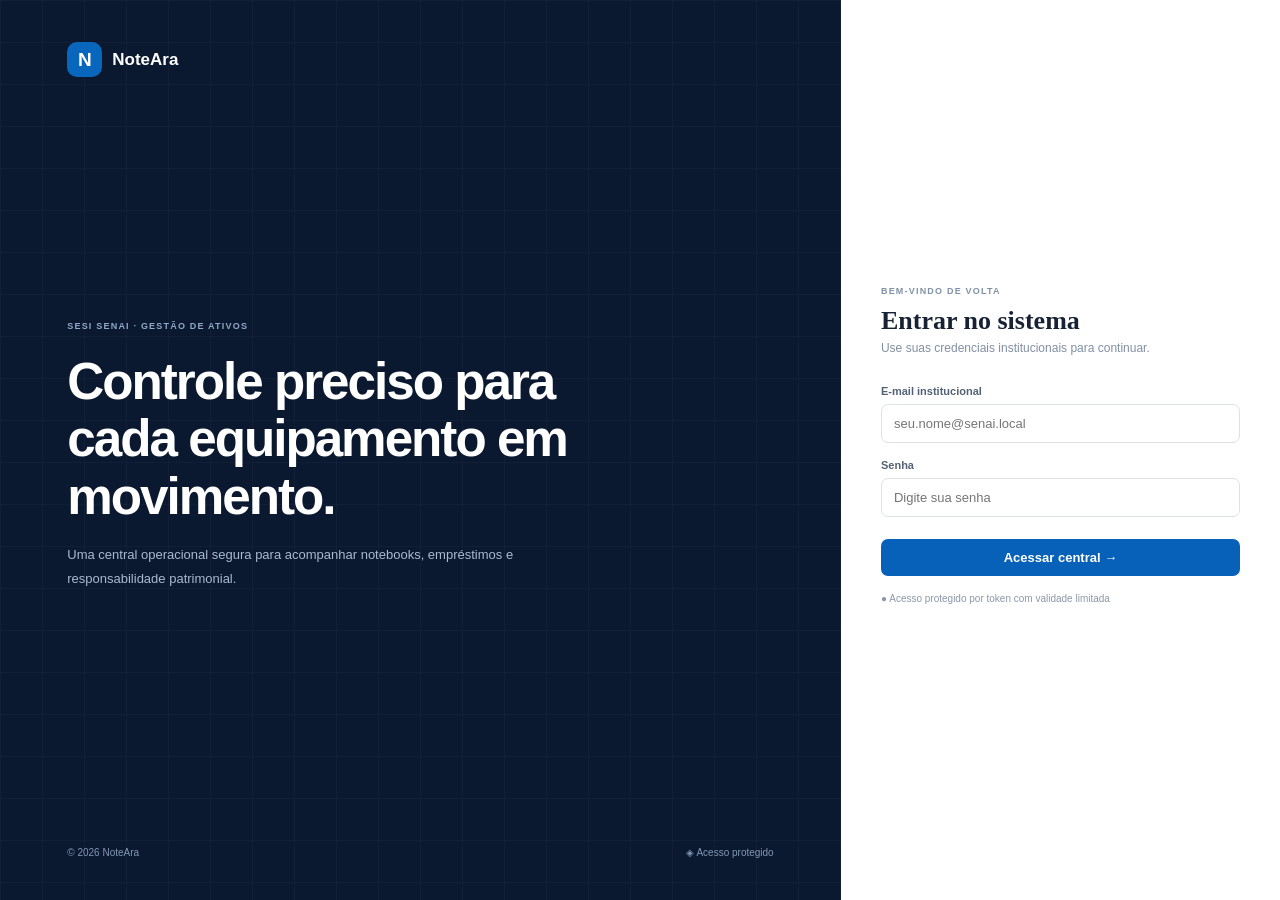
<file: Projeto Integrador/frontend/index.html>
<!DOCTYPE html>
<html lang="pt-BR">
<head>
    <meta charset="UTF-8">
    <meta http-equiv="refresh" content="0; url=login.html">
    <meta name="viewport" content="width=device-width, initial-scale=1.0">
    <title>NoteAra</title>
</head>
<body>
    <p><a href="login.html">Abrir o NoteAra</a></p>
    <script>window.location.replace("login.html");</script>
</body>
</html>
</file>
<file: Projeto Integrador/frontend/style.css>
@import url('https://fonts.googleapis.com/css2?family=DM+Sans:wght@400;500;600;700&family=Manrope:wght@400;500;600;700;800&display=swap');

:root {
    --navy: #0b1930;
    --navy2: #122541;
    --blue: #0861b9;
    --blue2: #0b6bc9;
    --ink: #172235;
    --muted: #8290a3;
    --line: #e7ebf1;
    --bg: #f6f8fb;
    --surface: #ffffff;
    --green: #13b981;
    --red: #e34d67;
    --amber: #f2a51a;
    --shadow: 0 3px 12px rgba(15,35,65,.045);
}

* {
    box-sizing: border-box;
}

body {
    margin: 0;
    background: var(--bg);
    font-family: 'DM Sans', sans-serif;
    color: var(--ink);
    font-size: 13px;
}

button, input, select, textarea {
    font: inherit;
}

button {
    cursor: pointer;
}

.hidden {
    display: none !important;
}

/* LOGIN */

.login-screen {
    min-height: 100vh;
    display: grid;
    grid-template-columns: 65.7% 34.3%;
    background: white;
}

.login-brand {
    background: #0b1930;
    color: white;
    padding: 42px 8%;
    display: flex;
    flex-direction: column;
    justify-content: space-between;
    position: relative;
    overflow: hidden;
}

.login-brand::after {
    content: "";
    position: absolute;
    inset: 0;
    background-image:
        linear-gradient(rgba(255,255,255,.025) 1px, transparent 1px),
        linear-gradient(90deg,rgba(255,255,255,.025) 1px, transparent 1px);
    background-size: 42px 42px;
    pointer-events: none;
}

.brand {
    display: flex;
    align-items: center;
    gap: 10px;
    font-family: Manrope, sans-serif;
    font-size: 17px;
    font-weight: 800;
    position: relative;
    z-index: 1;
}

.brand-mark {
    display: grid;
    place-items: center;
    width: 35px;
    height: 35px;
    border-radius: 10px;
    background: #0867bd;
    color: white;
    font-size: 19px;
}

.brand small {
    display: block;
    font-size: 8px;
    letter-spacing: 1.2px;
    color: #829bb9;
    margin-top: 2px;
}

.brand-copy {
    max-width: 600px;
    position: relative;
    z-index: 1;
    margin: 40px 0;
}

.eyebrow {
    display: block;
    font-size: 9px;
    font-weight: 700;
    letter-spacing: 1.2px;
    color: #8191a7;
    text-transform: uppercase;
}

.login-brand .eyebrow {
    color: #8fa8c6;
}

.brand-copy h1 {
    font: 700 clamp(34px,4vw,54px)/1.12 Manrope, sans-serif;
    letter-spacing: -2px;
    margin: 22px 0 18px;
    max-width: 590px;
}

.brand-copy p {
    color: #a9bad0;
    line-height: 1.8;
    max-width: 470px;
}

.brand-footer {
    display: flex;
    justify-content: space-between;
    color: #8297b4;
    font-size: 10px;
    position: relative;
    z-index: 1;
}

.login-form-side {
    display: grid;
    place-items: center;
    padding: 40px;
    background: #fff;
}

.login-form {
    width: min(100%,360px);
}

.login-form h2 {
    font: 700 26px Manrope;
    margin: 10px 0 5px;
    color: #172235;
}

.muted {
    color: var(--muted);
    margin: 0 0 30px;
    font-size: 12px;
}

.login-form label,
.field label {
    display: block;
    font-size: 11px;
    font-weight: 600;
    margin: 16px 0 7px;
    color: #536176;
}

.login-form input,
.field input,
.field select,
.field textarea,
.search-input {
    width: 100%;
    border: 1px solid #dce2ea;
    border-radius: 7px;
    padding: 11px 12px;
    background: white;
    color: #26364b;
    outline: none;
    transition: .2s;
}

.login-form input:focus,
.field input:focus,
.field select:focus,
.field textarea:focus,
.search-input:focus {
    border-color: #5a9bdb;
    box-shadow: 0 0 0 3px #0b6bc912;
}

.primary {
    border: 0;
    background: var(--blue);
    color: white;
    padding: 11px 16px;
    border-radius: 7px;
    font-weight: 700;
}

.primary:hover {
    background: #0755a5;
}

.full {
    width: 100%;
    margin-top: 22px;
}

.secure-note {
    font-size: 10px;
    color: #8a98a9;
    margin-top: 17px;
}

.login-message {
    margin: 0 0 14px;
    padding: 10px 12px;
    border: 1px solid #f0b8c1;
    border-radius: 7px;
    background: #fff1f3;
    color: #b33449;
    line-height: 1.45;
}

.login-message[hidden] {
    display: none;
}

.demo-hint {
    margin-top: 30px;
    padding: 12px;
    background: #f6f8fb;
    border-radius: 7px;
    color: #748297;
    font-size: 10px;
    line-height: 1.8;
}

/* MENU LATERAL */

.app-shell {
    min-height: 100vh;
}

.sidebar {
    position: fixed;
    inset: 0 auto 0 0;
    width: 250px;
    background: var(--navy);
    color: white;
    display: flex;
    flex-direction: column;
    z-index: 100;
    transition: .25s;
}

.sidebar-top {
    display: flex;
    align-items: center;
    justify-content: space-between;
    padding: 25px 20px;
}

.sidebar-top .brand {
    font-size: 16px;
}

.sidebar-close {
    display: none;
    border: 0;
    background: transparent;
    color: white;
    font-size: 24px;
}

.nav-caption {
    padding: 20px 22px 10px;
    color: #7488a4;
    font-size: 9px;
    font-weight: 700;
    letter-spacing: 1.3px;
}

.nav-list {
    display: flex;
    flex-direction: column;
    gap: 5px;
    padding: 0 12px;
}

.nav-link {
    display: flex;
    align-items: center;
    gap: 12px;
    width: 100%;
    padding: 12px 14px;
    border: 0;
    border-radius: 7px;
    background: transparent;
    color: #aabbd1;
    text-align: left;
    font-size: 12px;
    transition: .2s;
}

.nav-link span {
    width: 20px;
    font-size: 17px;
    text-align: center;
}

.nav-link:hover {
    background: rgba(255,255,255,.07);
    color: white;
}

.nav-link.active {
    background: #123b68;
    color: white;
    font-weight: 700;
}

.sidebar-bottom {
    margin-top: auto;
    padding: 15px;
}

.sync {
    color: #8da3bf;
    font-size: 10px;
    padding: 12px 8px;
    border-bottom: 1px solid rgba(255,255,255,.1);
}

.profile {
    display: flex;
    align-items: center;
    gap: 10px;
    padding: 15px 5px 5px;
}

.profile > div:nth-child(2) {
    min-width: 0;
    flex: 1;
}

.profile b,
.profile small {
    display: block;
    overflow: hidden;
    text-overflow: ellipsis;
    white-space: nowrap;
}

.profile b {
    font-size: 12px;
}

.profile small {
    color: #8da3bf;
    font-size: 10px;
    margin-top: 3px;
}

.avatar {
    display: grid;
    place-items: center;
    width: 34px;
    height: 34px;
    border-radius: 50%;
    background: #1767ae;
    color: white;
    font-weight: 700;
}

.profile button {
    border: 0;
    background: transparent;
    color: #a9bad0;
    font-size: 19px;
}

/* ÁREA PRINCIPAL */

.main-area {
    min-height: 100vh;
    margin-left: 250px;
    transition: .25s;
}

.topbar {
    height: 76px;
    display: flex;
    align-items: center;
    gap: 20px;
    padding: 0 30px;
    background: white;
    border-bottom: 1px solid var(--line);
    position: sticky;
    top: 0;
    z-index: 50;
}

.topbar-title {
    flex: 1;
}

.topbar-title .eyebrow {
    margin-bottom: 5px;
}

.topbar-title strong {
    font: 700 14px Manrope;
}

.menu-toggle {
    display: none;
    border: 0;
    background: transparent;
    color: var(--ink);
    font-size: 21px;
}

.system-status {
    font-size: 10px;
    color: #16a878;
    white-space: nowrap;
}

.page-content {
    padding: 28px 30px 45px;
    max-width: 1600px;
    margin: auto;
}

/* BOTÕES */

.outline,
.btn-secondary {
    border: 1px solid var(--line);
    background: white;
    color: var(--ink);
    padding: 10px 14px;
    border-radius: 7px;
    font-weight: 600;
}

.outline:hover,
.btn-secondary:hover {
    border-color: var(--blue);
    color: var(--blue);
}

.btn-primary {
    border: 0;
    background: var(--blue);
    color: white;
    padding: 10px 14px;
    border-radius: 7px;
    font-weight: 700;
}

.btn-primary:hover {
    filter: brightness(.92);
}

.btn-small {
    padding: 6px 9px;
    font-size: 11px;
    border-radius: 5px;
}

.danger {
    color: #d84455 !important;
    border-color: #d84455 !important;
}

.page-actions {
    display: flex;
    align-items: center;
    gap: 9px;
    flex-wrap: wrap;
    margin: 12px 0 18px;
}

/* CABEÇALHOS DAS PÁGINAS */

.page-header {
    display: flex;
    align-items: flex-start;
    justify-content: space-between;
    gap: 20px;
    margin-bottom: 23px;
}

.page-header h1 {
    font: 800 25px Manrope;
    margin: 0 0 6px;
    letter-spacing: -.5px;
}

.page-header p {
    color: var(--muted);
    margin: 0;
    font-size: 12px;
}

.page-header-actions {
    display: flex;
    gap: 8px;
    flex-wrap: wrap;
}

/* CARTÕES E PAINÉIS */

.stats-grid {
    display: grid;
    grid-template-columns: repeat(4,minmax(0,1fr));
    gap: 15px;
    margin-bottom: 20px;
}

.stat-card,
.panel,
.table-card,
.form-card {
    background: var(--surface);
    border: 1px solid var(--line);
    border-radius: 10px;
    box-shadow: var(--shadow);
}

.stat-card {
    padding: 19px;
}

.stat-card small {
    color: var(--muted);
    font-size: 11px;
}

.stat-card h2 {
    margin: 12px 0 5px;
    font: 800 27px Manrope;
}

.stat-card p {
    margin: 0;
    color: var(--muted);
    font-size: 10px;
}

.panel {
    padding: 20px;
    margin-bottom: 18px;
}

.panel h3,
.table-card h3 {
    font: 700 15px Manrope;
    margin: 0 0 15px;
}

.table-card {
    padding: 18px;
    overflow: hidden;
    margin-bottom: 18px;
}

.table-container {
    width: 100%;
    overflow-x: auto;
}

table {
    width: 100%;
    border-collapse: collapse;
    min-width: 650px;
}

th {
    background: #f6f8fb;
    color: #75849a;
    text-align: left;
    font-size: 10px;
    font-weight: 700;
    text-transform: uppercase;
    letter-spacing: .5px;
    padding: 13px 12px;
    white-space: nowrap;
}

td {
    padding: 13px 12px;
    border-bottom: 1px solid var(--line);
    color: #536176;
    font-size: 11px;
    vertical-align: middle;
}

td b {
    color: var(--ink);
}

tbody tr:hover {
    background: rgba(8,97,185,.025);
}

tbody tr:last-child td {
    border-bottom: 0;
}

.empty {
    padding: 35px 15px;
    text-align: center;
    color: var(--muted);
    font-size: 12px;
}

/* ETIQUETAS DE STATUS */

.badge,
.status-badge {
    display: inline-flex;
    align-items: center;
    padding: 5px 9px;
    border-radius: 30px;
    font-size: 10px;
    font-weight: 700;
    white-space: nowrap;
}

.badge-green,
.status-available {
    background: #e5f8f0;
    color: #12966b;
}

.badge-red,
.status-unavailable {
    background: #ffedf0;
    color: #d9435d;
}

.badge-blue {
    background: #e8f2ff;
    color: #1768b6;
}

.badge-amber {
    background: #fff5df;
    color: #bd8012;
}

/* FORMULÁRIOS */

.form-card {
    padding: 22px;
}

.form-grid {
    display: grid;
    grid-template-columns: repeat(2,minmax(0,1fr));
    gap: 15px;
}

.field {
    min-width: 0;
}

.field.full-width {
    grid-column: 1/-1;
}

.field label {
    margin-top: 0;
}

.field textarea {
    min-height: 90px;
    resize: vertical;
}

.form-actions {
    display: flex;
    justify-content: flex-end;
    gap: 9px;
    margin-top: 18px;
}

/* HISTÓRICO */

.history-list {
    background: var(--surface);
    border: 1px solid var(--line);
    border-radius: 9px;
    padding: 0 15px;
}

.history-item {
    display: flex;
    align-items: center;
    gap: 14px;
    padding: 16px 5px;
    border-bottom: 1px solid var(--line);
    color: var(--ink);
}

.history-item:last-child {
    border-bottom: 0;
}

.history-icon {
    width: 38px;
    height: 38px;
    flex-shrink: 0;
    display: grid;
    place-items: center;
    border-radius: 50%;
    background: #eaf3ff;
    color: var(--blue);
    font-size: 17px;
}

.history-main {
    flex: 1;
    min-width: 0;
}

.history-main b {
    display: block;
    color: var(--ink);
    font-size: 12px;
    margin-bottom: 5px;
}

.history-main small {
    color: var(--muted);
    font-size: 11px;
}

.history-date {
    color: var(--muted);
    font-size: 10px;
    text-align: right;
    white-space: nowrap;
}

.history-date b {
    color: var(--ink);
}

.history-delete {
    border: 1px solid var(--line);
    background: transparent;
    color: #e05252;
    border-radius: 7px;
    padding: 7px 10px;
    cursor: pointer;
    transition: .2s;
}

.history-delete:hover {
    background: #e05252;
    color: white;
    border-color: #e05252;
}

/* LOCALIZAÇÃO */

.location-grid {
    display: grid;
    grid-template-columns: repeat(3,minmax(0,1fr));
    gap: 14px;
}

.location-card {
    padding: 17px;
    background: var(--surface);
    border: 1px solid var(--line);
    border-radius: 10px;
}

.location-card h3 {
    font: 700 14px Manrope;
    margin: 0 0 10px;
}

.location-card p {
    color: var(--muted);
    font-size: 11px;
    margin: 6px 0;
}

.location-card strong {
    color: var(--ink);
}

/* RELATÓRIOS E GRÁFICOS */

.chart-container {
    width: 100%;
    min-height: 260px;
    position: relative;
}

.chart-container canvas {
    max-width: 100%;
}

/* CONTA */

.account-panel {
    padding: 28px;
    background: var(--surface);
    border: 1px solid var(--line);
    border-radius: 12px;
}

.account-avatar {
    width: 58px;
    height: 58px;
    display: grid;
    place-items: center;
    border-radius: 50%;
    background: var(--blue);
    color: white;
    font-size: 24px;
    font-weight: 800;
}

.account-panel h2 {
    margin: 13px 0 4px;
}

.account-panel > p {
    color: var(--muted);
}

/* MODAIS */

.modal-backdrop {
    position: fixed;
    inset: 0;
    z-index: 1000;
    display: grid;
    place-items: center;
    padding: 20px;
    background: rgba(5,15,30,.62);
}

.modal {
    width: min(560px, 100%);
    max-height: 90vh;
    overflow: auto;
    background: var(--surface);
    color: var(--ink);
    border: 1px solid var(--line);
    border-radius: 13px;
    box-shadow: 0 20px 70px rgba(0,0,0,.28);
}

.modal-header {
    display: flex;
    align-items: center;
    justify-content: space-between;
    padding: 18px 20px;
    border-bottom: 1px solid var(--line);
}

.modal-header h2 {
    margin: 0;
    font: 700 18px Manrope,sans-serif;
}

.modal-close {
    border: 0;
    background: transparent;
    color: var(--muted);
    font-size: 25px;
}

.modal-content {
    padding: 20px;
}

.modal-form {
    display: grid;
    gap: 13px;
}

/* NOTIFICAÇÕES */

.notification-area {
    position: relative;
}

.notification-bell {
    position: relative;
    width: 38px;
    height: 38px;
    border: 1px solid var(--line);
    border-radius: 8px;
    background: white;
    color: var(--ink);
    font-size: 18px;
}

.notification-bell:hover {
    border-color: var(--blue);
}

.notification-count {
    position: absolute;
    top: -6px;
    right: -6px;
    min-width: 17px;
    height: 17px;
    padding: 0 4px;
    border-radius: 20px;
    background: #e34d67;
    color: white;
    font-size: 9px;
    display: grid;
    place-items: center;
    border: 2px solid white;
}

.notification-panel {
    display: none;
    position: absolute;
    top: 48px;
    right: 0;
    width: 330px;
    max-width: calc(100vw - 30px);
    max-height: 420px;
    overflow-y: auto;
    background: var(--surface);
    border: 1px solid var(--line);
    border-radius: 10px;
    box-shadow: 0 12px 35px rgba(0,0,0,.16);
    z-index: 200;
}

.notification-panel.active {
    display: block;
}

.notification-header {
    display: flex;
    justify-content: space-between;
    align-items: center;
    padding: 14px;
    border-bottom: 1px solid var(--line);
}

.notification-header strong {
    color: var(--ink);
}

.notification-header button {
    border: 0;
    background: transparent;
    color: var(--blue);
    font-size: 10px;
    font-weight: 700;
}

.notification-item {
    width: 100%;
    display: block;
    text-align: left;
    border: 0;
    border-bottom: 1px solid var(--line);
    background: transparent;
    color: var(--ink);
    padding: 12px;
    cursor: pointer;
}

.notification-item:hover {
    background: color-mix(in srgb,var(--blue) 8%,transparent);
}

.notification-item.unread {
    border-left: 3px solid var(--blue);
}

.notification-item strong {
    font-size: 11px;
}

.notification-item p {
    margin: 5px 0;
    color: var(--muted);
    font-size: 10px;
}

.notification-item small {
    color: var(--muted);
    font-size: 9px;
}

.empty-notifications {
    text-align: center;
    padding: 25px;
    color: var(--muted);
}

/* ZOOM */

.accessibility-controls {
    display: flex;
    align-items: center;
    gap: 5px;
}

.accessibility-controls button {
    min-width: 29px;
    height: 29px;
    border: 1px solid var(--line);
    border-radius: 6px;
    background: white;
    color: var(--ink);
    font-weight: 700;
}

.accessibility-controls button:hover {
    border-color: var(--blue);
    color: var(--blue);
}

#zoomValue {
    min-width: 42px;
    text-align: center;
    color: var(--muted);
    font-size: 10px;
}

.accessibility-controls .zoom-label {
    width: auto;
    padding: 0 8px;
    font-size: 10px;
}

/* APARÊNCIA */

.appearance-heading {
    display: flex;
    align-items: center;
    gap: 17px;
    margin-bottom: 22px;
}

.appearance-heading-icon {
    width: 65px;
    height: 65px;
    display: grid;
    place-items: center;
    background: var(--blue);
    color: white;
    border-radius: 14px;
    font-size: 32px;
}

.appearance-heading h1 {
    margin: 0 0 5px;
    font: 800 27px Manrope,sans-serif;
}

.appearance-heading p {
    margin: 0;
    color: var(--muted);
}

.appearance-panel {
    background: var(--surface);
    border: 1px solid var(--line);
    border-radius: 12px;
    padding: 22px;
    margin-bottom: 17px;
}

.appearance-section-title {
    display: flex;
    align-items: center;
    gap: 12px;
    margin-bottom: 18px;
}

.appearance-section-title > span {
    font-size: 25px;
    color: var(--blue);
}

.appearance-section-title h3 {
    margin: 0 0 4px;
    font: 700 16px Manrope;
}

.appearance-section-title p {
    margin: 0;
    color: var(--muted);
    font-size: 12px;
}

.theme-grid {
    display: grid;
    grid-template-columns: repeat(4,minmax(0,1fr));
    gap: 13px;
}

.theme-option {
    text-align: left;
    padding: 9px;
    border: 1px solid var(--line);
    border-radius: 12px;
    background: var(--surface);
    color: var(--ink);
    transition: .2s;
}

.theme-option:hover {
    border-color: var(--blue);
    transform: translateY(-2px);
}

.theme-option.selected {
    border: 2px solid var(--blue);
    box-shadow: 0 0 0 3px color-mix(in srgb,var(--blue) 15%,transparent);
}

.theme-preview {
    height: 105px;
    border-radius: 8px;
    display: flex;
    overflow: hidden;
    padding: 8px;
    gap: 7px;
    margin-bottom: 11px;
}

.preview-sidebar {
    width: 22%;
    border-radius: 5px;
    background: rgba(80,130,220,.25);
}

.preview-content {
    flex: 1;
    display: flex;
    flex-wrap: wrap;
    align-content: flex-start;
    gap: 7px;
    padding: 5px;
}

.preview-bar,
.preview-box {
    height: 17px;
    border-radius: 4px;
    background: rgba(80,140,240,.35);
}

.preview-bar {
    width: 65%;
}

.preview-box {
    width: 48%;
    height: 43px;
}

.preview-box.small {
    width: 35%;
    height: 28px;
}

.preview-light {
    background: #dce9ff;
}

.preview-dark {
    background: #07152c;
}

.preview-purple {
    background: #21105a;
}

.preview-green {
    background: #064d3d;
}

.preview-purple .preview-sidebar,
.preview-purple .preview-bar,
.preview-purple .preview-box {
    background: rgba(140,65,255,.55);
}

.preview-green .preview-sidebar,
.preview-green .preview-bar,
.preview-green .preview-box {
    background: rgba(0,220,160,.4);
}

.theme-info {
    display: flex;
    align-items: center;
    gap: 9px;
    margin-bottom: 5px;
}

.theme-info strong {
    font-size: 14px;
}

.theme-option > small {
    color: var(--muted);
    font-size: 11px;
    padding-left: 24px;
}

.theme-radio {
    width: 19px;
    height: 19px;
    border: 2px solid #8095b5;
    border-radius: 50%;
}

.theme-option.selected .theme-radio {
    border: 5px solid var(--blue);
}

.appearance-columns {
    display: grid;
    grid-template-columns: 1.15fr 1fr;
    gap: 17px;
}

.color-grid {
    display: grid;
    grid-template-columns: repeat(6,1fr);
    gap: 17px 8px;
}

.color-option {
    border: 0;
    background: transparent;
    color: var(--ink);
    display: flex;
    flex-direction: column;
    align-items: center;
    gap: 7px;
    cursor: pointer;
}

.color-option input {
    position: absolute;
    opacity: 0;
    width: 1px;
    height: 1px;
}

.color-circle {
    width: 37px;
    height: 37px;
    border-radius: 50%;
    background: var(--swatch);
    border: 3px solid transparent;
    transition: .2s;
}

.color-option:hover .color-circle {
    transform: scale(1.12);
}

.color-circle.color-selected {
    outline: 3px solid var(--blue);
    outline-offset: 4px;
}

.custom-color {
    background: conic-gradient(red,yellow,lime,cyan,blue,magenta,red);
}

.color-option small {
    font-size: 11px;
}

.appearance-setting {
    display: flex;
    align-items: center;
    justify-content: space-between;
    gap: 12px;
    padding: 12px 0;
    border-bottom: 1px solid var(--line);
}

.appearance-setting:last-child {
    border-bottom: 0;
}

.appearance-setting strong,
.appearance-setting small {
    display: block;
}

.appearance-setting strong {
    font-size: 13px;
    margin-bottom: 5px;
}

.appearance-setting small {
    color: var(--muted);
    font-size: 11px;
}

.appearance-setting input {
    appearance: none;
    width: 43px;
    height: 24px;
    border-radius: 20px;
    background: #aab5c5;
    position: relative;
    flex-shrink: 0;
    cursor: pointer;
}

.appearance-setting input::before {
    content: "";
    position: absolute;
    width: 18px;
    height: 18px;
    background: white;
    border-radius: 50%;
    top: 3px;
    left: 3px;
    transition: .2s;
}

.appearance-setting input:checked {
    background: var(--blue);
}

.appearance-setting input:checked::before {
    transform: translateX(19px);
}

.appearance-actions {
    display: flex;
    justify-content: space-between;
    gap: 12px;
    margin-top: 20px;
}

/* TEMAS */

:root[data-theme="dark"] {
    --bg: #071326;
    --navy: #061329;
    --navy2: #102444;
    --ink: #edf4ff;
    --muted: #9aacc8;
    --line: #263b5d;
    --surface: #101f39;
    --shadow: 0 4px 18px rgba(0,0,0,.2);
}

:root[data-theme="purple"] {
    --bg: #100b25;
    --navy: #170d38;
    --navy2: #28145a;
    --ink: #f3edff;
    --muted: #b8a9d9;
    --line: #46316d;
    --surface: #20163e;
}

:root[data-theme="green"] {
    --bg: #071e1a;
    --navy: #06251f;
    --navy2: #104238;
    --ink: #e8fff5;
    --muted: #9ac9b8;
    --line: #24594a;
    --surface: #102f27;
}

/* LOGIN NÃO MUDA COM OS TEMAS */

.login-screen {
    background: #ffffff !important;
    color: #172235 !important;
}

.login-brand {
    background: #0b1930 !important;
    color: #ffffff !important;
}

.login-brand .brand-copy h1 {
    color: #ffffff !important;
}

.login-brand .brand-copy p {
    color: #a9bad0 !important;
}

.login-form-side {
    background: #ffffff !important;
    color: #172235 !important;
}

.login-form h2 {
    color: #172235 !important;
}

.login-form .eyebrow {
    color: #8191a7 !important;
}

.login-form .muted {
    color: #8290a3 !important;
}

.login-form label {
    color: #536176 !important;
}

.login-form input {
    background: #ffffff !important;
    color: #26364b !important;
    border-color: #dce2ea !important;
}

.login-form .primary {
    background: #0861b9 !important;
    color: #ffffff !important;
}

.login-form .primary:hover {
    background: #0755a5 !important;
}

.login-form .secure-note {
    color: #8a98a9 !important;
}

.login-form .demo-hint {
    background: #f6f8fb !important;
    color: #748297 !important;
}

/* COMPONENTES DOS TEMAS ESCUROS */

:root[data-theme="dark"] body,
:root[data-theme="purple"] body,
:root[data-theme="green"] body {
    background: var(--bg);
    color: var(--ink);
}

:root[data-theme="dark"] .topbar,
:root[data-theme="purple"] .topbar,
:root[data-theme="green"] .topbar {
    background: var(--surface);
    border-color: var(--line);
    color: var(--ink);
}

:root[data-theme="dark"] .stat-card,
:root[data-theme="dark"] .panel,
:root[data-theme="dark"] .table-card,
:root[data-theme="dark"] .form-card,
:root[data-theme="dark"] .appearance-panel,
:root[data-theme="purple"] .stat-card,
:root[data-theme="purple"] .panel,
:root[data-theme="purple"] .table-card,
:root[data-theme="purple"] .form-card,
:root[data-theme="purple"] .appearance-panel,
:root[data-theme="green"] .stat-card,
:root[data-theme="green"] .panel,
:root[data-theme="green"] .table-card,
:root[data-theme="green"] .form-card,
:root[data-theme="green"] .appearance-panel {
    background: var(--surface);
    border-color: var(--line);
    color: var(--ink);
}

:root[data-theme="dark"] th,
:root[data-theme="purple"] th,
:root[data-theme="green"] th {
    background: var(--navy2);
    color: var(--muted);
}

:root[data-theme="dark"] td,
:root[data-theme="purple"] td,
:root[data-theme="green"] td {
    color: var(--muted);
    border-color: var(--line);
}

:root[data-theme="dark"] td b,
:root[data-theme="purple"] td b,
:root[data-theme="green"] td b {
    color: var(--ink);
}

:root[data-theme="dark"] .field input,
:root[data-theme="dark"] .field select,
:root[data-theme="dark"] .field textarea,
:root[data-theme="dark"] .search-input,
:root[data-theme="purple"] .field input,
:root[data-theme="purple"] .field select,
:root[data-theme="purple"] .field textarea,
:root[data-theme="purple"] .search-input,
:root[data-theme="green"] .field input,
:root[data-theme="green"] .field select,
:root[data-theme="green"] .field textarea,
:root[data-theme="green"] .search-input {
    background: var(--bg);
    color: var(--ink);
    border-color: var(--line);
}

:root[data-theme="dark"] .outline,
:root[data-theme="purple"] .outline,
:root[data-theme="green"] .outline {
    background: var(--surface);
    color: var(--ink);
    border-color: var(--line);
}

:root[data-theme="dark"] .theme-option,
:root[data-theme="purple"] .theme-option,
:root[data-theme="green"] .theme-option {
    background: var(--bg);
    color: var(--ink);
    border-color: var(--line);
}

/* EFEITOS VISUAIS */

.visual-effects * {
    transition: background-color .2s,border-color .2s,color .2s;
}

/* MENU COMPACTO */

.compact-sidebar .sidebar {
    width: 205px;
}

.compact-sidebar .main-area {
    margin-left: 205px;
}

/* TOAST */

.toast {
    position: fixed;
    right: 22px;
    bottom: 22px;
    z-index: 2000;
    padding: 13px 18px;
    border-radius: 8px;
    background: #102541;
    color: white;
    box-shadow: 0 8px 30px rgba(0,0,0,.2);
    opacity: 0;
    transform: translateY(12px);
    pointer-events: none;
    transition: .25s;
    max-width: 350px;
}

.toast.show {
    opacity: 1;
    transform: translateY(0);
}

/* RESPONSIVIDADE */

@media(max-width:1100px) {
    .stats-grid {
        grid-template-columns: repeat(2,minmax(0,1fr));
    }

    .location-grid {
        grid-template-columns: repeat(2,minmax(0,1fr));
    }

    .topbar {
        gap: 12px;
        padding: 0 18px;
    }

    .page-content {
        padding: 22px 18px 35px;
    }
}

@media(max-width:950px) {
    .theme-grid {
        grid-template-columns: repeat(2,minmax(0,1fr));
    }

    .appearance-columns {
        grid-template-columns: 1fr;
    }

    .login-screen {
        grid-template-columns: 55% 45%;
    }

    .login-brand {
        padding: 35px 7%;
    }
}

@media(max-width:700px) {
    .sidebar {
        transform: translateX(-100%);
    }

    .sidebar.open {
        transform: translateX(0);
    }

    .sidebar-close {
        display: block;
    }

    .main-area {
        margin-left: 0;
    }

    .menu-toggle {
        display: block;
    }

    .topbar {
        height: 65px;
        gap: 10px;
        padding: 0 13px;
    }

    .topbar-title .eyebrow,
    .system-status {
        display: none;
    }

    .topbar-title strong {
        font-size: 12px;
    }

    .accessibility-controls {
        gap: 2px;
    }

    .accessibility-controls button {
        min-width: 25px;
        height: 27px;
    }

    .accessibility-controls .zoom-label {
        display: none;
    }

    .page-content {
        padding: 20px 13px 30px;
    }

    .stats-grid {
        grid-template-columns: 1fr 1fr;
        gap: 9px;
    }

    .stat-card {
        padding: 13px;
    }

    .stat-card h2 {
        font-size: 22px;
    }

    .location-grid {
        grid-template-columns: 1fr;
    }

    .form-grid {
        grid-template-columns: 1fr;
    }

    .field.full-width {
        grid-column: auto;
    }

    .page-header {
        flex-direction: column;
    }

    .theme-grid {
        grid-template-columns: 1fr 1fr;
    }

    .color-grid {
        grid-template-columns: repeat(4,1fr);
    }

    .appearance-actions {
        flex-direction: column;
    }

    .appearance-actions button {
        width: 100%;
    }

    .compact-sidebar .sidebar {
        width: 250px;
    }

    .compact-sidebar .main-area {
        margin-left: 0;
    }

    .login-screen {
        display: flex;
        flex-direction: column;
    }

    .login-brand {
        min-height: 250px;
        padding: 25px;
    }

    .brand-copy {
        margin: 35px 0;
    }

    .brand-copy h1 {
        font-size: 30px;
        letter-spacing: -1px;
    }

    .brand-footer {
        display: none;
    }

    .login-form-side {
        padding: 35px 22px;
    }

    .notification-panel {
        right: -50px;
    }

    .history-item {
        flex-wrap: wrap;
    }

    .history-date {
        margin-left: 52px;
        text-align: left;
    }

    .modal-backdrop {
        padding: 10px;
    }

    .modal-content {
        padding: 14px;
    }

    .page-actions {
        flex-direction: column;
    }
}

@media(max-width:420px) {
    .stats-grid {
        grid-template-columns: 1fr;
    }

    .theme-grid {
        grid-template-columns: 1fr;
    }

    .notification-panel {
        right: -65px;
    }

    .topbar {
        gap: 7px;
    }

    .accessibility-controls #resetZoom {
        display: none;
    }
}
</file>
